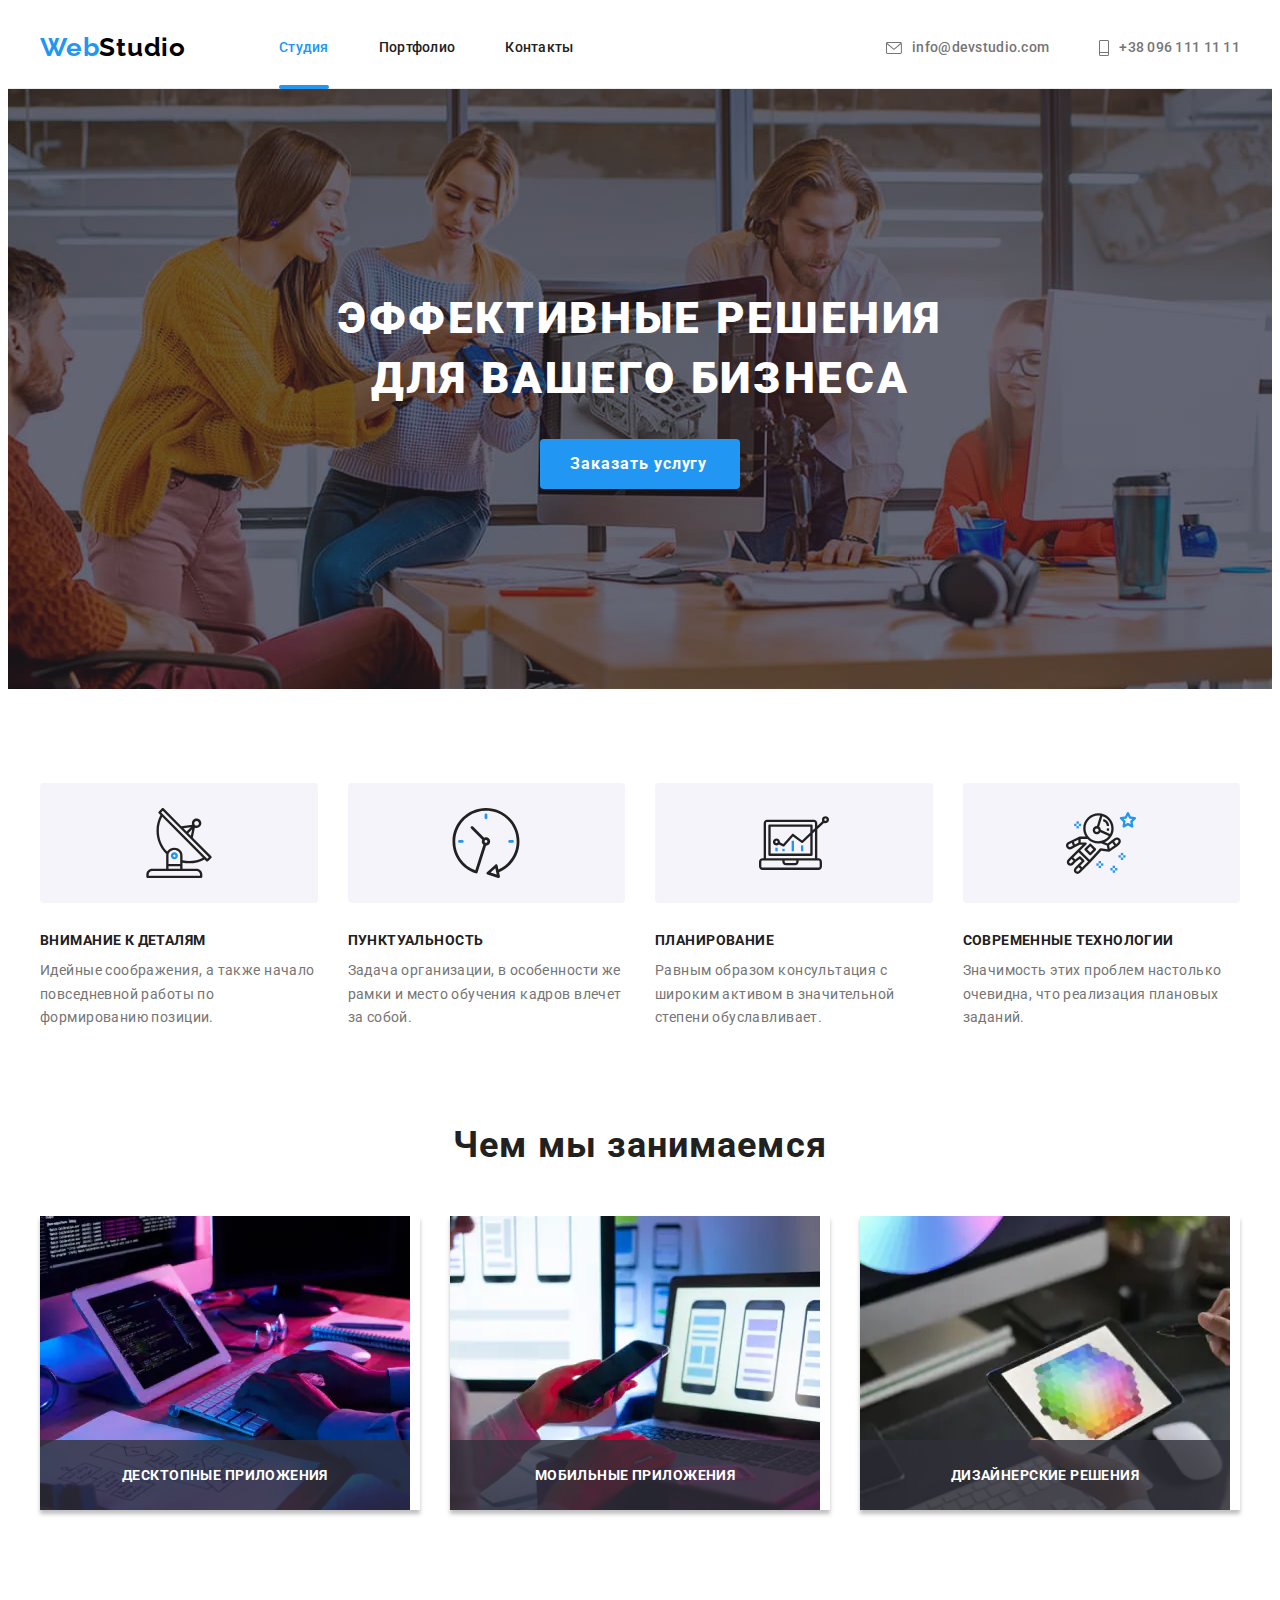
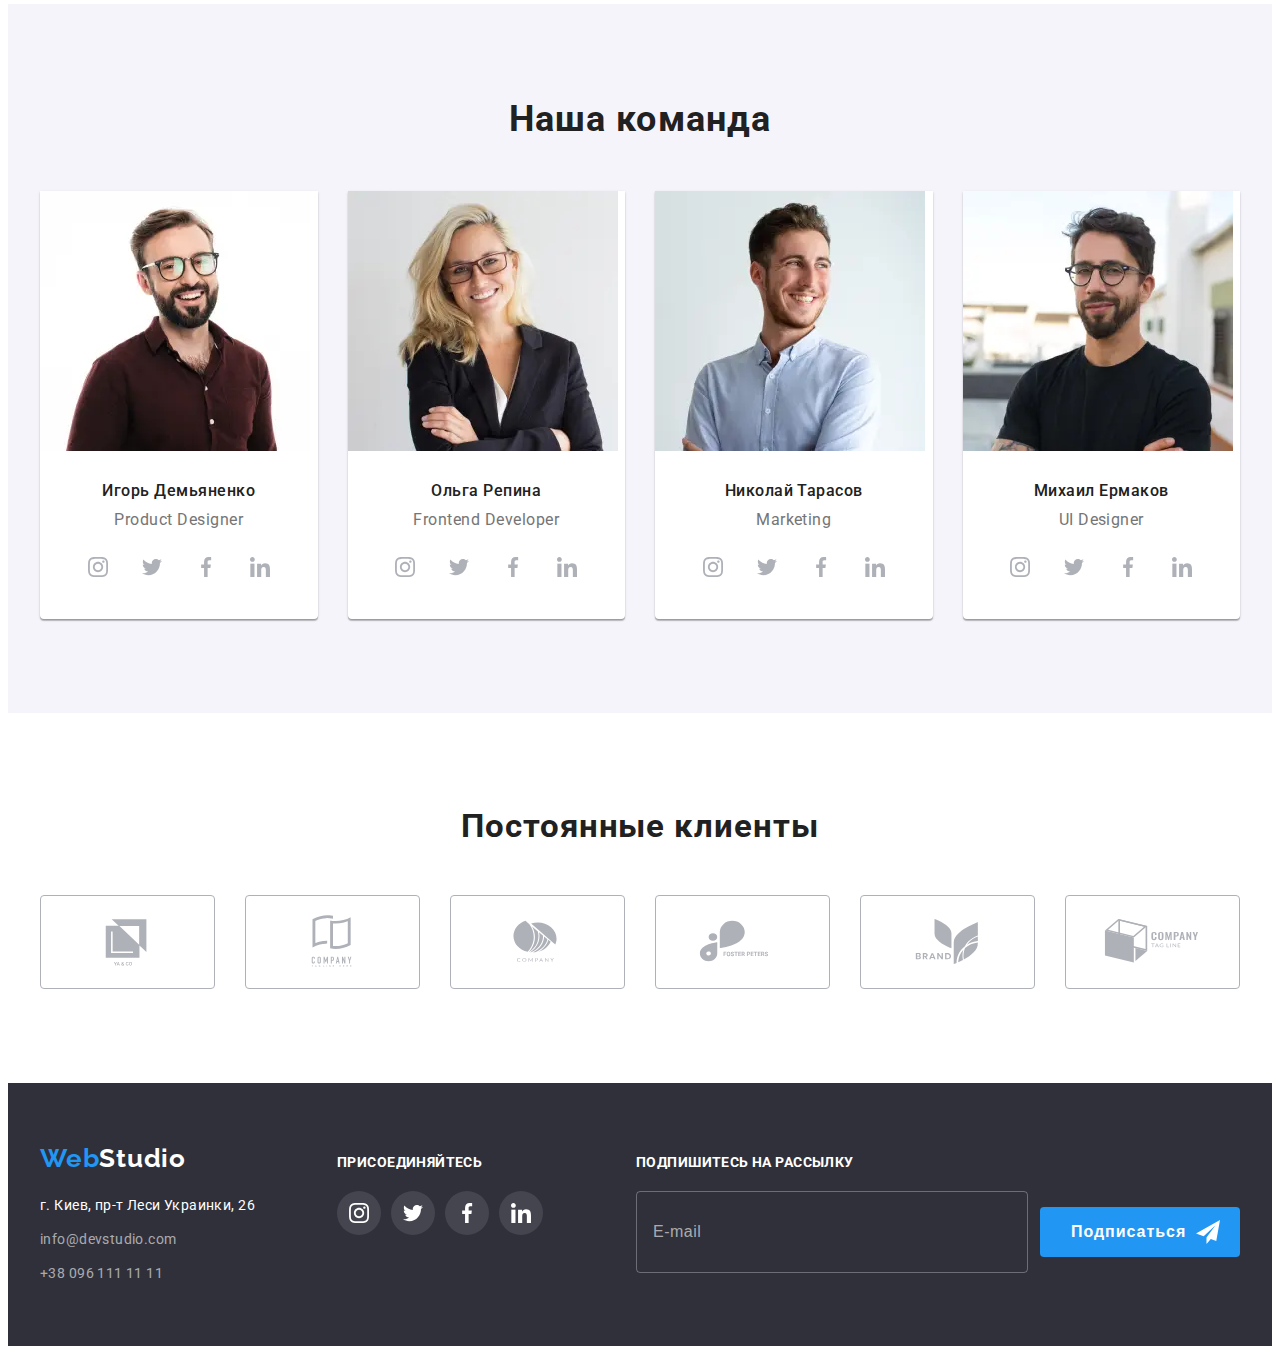
<file: index.html>
<!DOCTYPE html>
<html lang="ru">
<head>
    <meta charset="UTF-8">
    <meta http-equiv="X-UA-Compatible" content="IE=edge">
    <meta name="viewport" content="width=device-width, initial-scale=1.0">
    <title>Студия</title>
    <link rel="preconnect" href="https://fonts.googleapis.com">
    <link rel="preconnect" href="https://fonts.gstatic.com" crossorigin>
    <link href="https://fonts.googleapis.com/css2?family=Raleway:wght@700&family=Roboto:wght@400;500;700;900&display=swap"
        rel="stylesheet">
    <link rel="stylesheet" href="https://cdnjs.cloudflare.com/ajax/libs/modern-normalize/1.1.0/modern-normalize.min.css"
        integrity="sha512-wpPYUAdjBVSE4KJnH1VR1HeZfpl1ub8YT/NKx4PuQ5NmX2tKuGu6U/JRp5y+Y8XG2tV+wKQpNHVUX03MfMFn9Q=="
        crossorigin="anonymous" referrerpolicy="no-referrer" />
    <link rel="stylesheet" href="./css/main.min.css">
</head>

<body>
<!-- HEADER -->
   <header class="header">
       <div class="container header__container">
        <nav class="navigation">
            <a class="link logo logo_them_light" href="./index.html" lang="en"><span class="logo-icon">Web</span>Studio</a>
            <ul class="menu list">
                <li class="menu__item">
                    <a class="menu__link link current" href="./index.html">Студия</a>
                </li>
                <li class="menu__item">
                    <a class="menu__link link" href="./portfolio.html">Портфолио</a>
                </li>
                <li class="menu__item">
                    <a class="menu__link link" href="">Контакты</a>
                </li>
            </ul>
        </nav>
        <button type="button" class="mobile-menu-btm" data-menu-open>
            <svg class="mobile-menu-btm__icon" width="40" height="40">
                <use href="./images/icons.svg#icon-mobile-menu"></use>
            </svg>
        </button>
        <ul class="header-contacts list">
            <li class="list-item">
                <a class="header-mail link contacts-link" href="mailto:info@devstudio.com">
                    <svg class="header-contacts__icon" width="16" height="12">
                        <use href="./images/icons.svg#icon-envelope"></use>
                    </svg>
                info@devstudio.com</a>
            </li>
            <li class="list-item">
                <a class="header-phone link  contacts-link" href="tel:+380961111111">
                    <svg class="header-contacts__icon" width="10" height="16">
                        <use href="./images/icons.svg#icon-phone"></use>
                    </svg>
                    +38 096 111 11 11</a>
            </li>
        </ul>
       </div>
<!-- MOBILE MENU -->
       <div class="mobile-menu" data-menu>
        <div class="container mobile-menu__container">
            <button type="button" class="mobile-menu__close-btn" data-menu-close>
                <svg class="mobile-menu__close-icon" width="40" height="40">
                    <use href="./images/icons.svg#icon-close"></use>
                </svg>
            </button>
            <ul class="mobile-menu__list list">
                <li class="mobile-menu__item">
                    <a class="mobile-menu__link link current" href="./index.html">Студия</a>
                </li>
                <li class="mobile-menu__item">
                    <a class="mobile-menu__link link" href="./portfolio.html">Портфолио</a>
                </li>
                <li class="mobile-menu__item">
                    <a class="mobile-menu__link link" href="">Контакты</a>
                </li>
            </ul>
            <div class="mobile-menu-bottom">
            <ul class="mobile-menu-contacts list">
                <li class="mobile-menu-contacts__list list-item">
                    <a class="mobile-menu-contacts__phone link  contacts-link" href="tel:+380961111111">
                        +38 096 111 11 11</a>
                </li>
                <li class="mobile-menu-contacts__list list-item">
                    <a class="mobile-menu-contacts__mail link contacts-link" href="mailto:info@devstudio.com">
                        info@devstudio.com</a>
                </li>
            </ul>
            <ul class="mobile-menu-social-list list">
                <li class="mobile-menu-social-list__item">
                    <a href="" class="mobile-menu-social-list__link link">
                        Instagram
                    </a>
                </li>
                <li class="mobile-menu-social-list__item">
                    <a href="" class="mobile-menu-social-list__link link">
                        Twitter
                    </a>
                </li>
                <li class="mobile-menu-social-list__item">
                    <a href="" class="mobile-menu-social-list__link link">
                        Facebook
                    </a>
                </li>
                <li class="mobile-menu-social-list__item">
                    <a href="" class="mobile-menu-social-list__link link">
                        Linkedin
                    </a>
                </li>
            </ul>
            </div>
        </div>
       </div>
<!-- /MOBILE MENU -->
    </header>
   <main>
<!-- HERO -->
        <section class="hero">
            <div class="container">
            <h1 class="hero__title">Эффективные решения для вашего бизнеса</h1>
            <button class="modal-btn" type="button" data-modal-open>Заказать услугу</button>
        </div>
        </section>
<!-- OUR ADVANTAGES -->
        <section class="advantages section">
            <div class="container">
            <h2 class="advantages__title title visually-hidden">Наши преимущества</h2>
            <ul class="list advantages-list">
                <li class="advantages-list__item">
                    <div class="advantages-container">
                        <svg class="advantages__icon" width="70" height="70">
                            <use href="./images/icons.svg#icon-antenna"></use>
                        </svg>
                    </div>
                    <h3 class="advantages__title">Внимание к деталям</h3>
                    <p class="advantages__text">Идейные соображения, а также начало повседневной работы по формированию позиции.</p>
                </li>
                <li class="advantages-list__item">
                    <div class="advantages-container">
                        <svg class="advantages__icon" width="70" height="70">
                            <use href="./images/icons.svg#icon-clock"></use>
                        </svg>
                    </div>
                    <h3 class="advantages__title">Пунктуальность</h3>
                    <p class="advantages__text">Задача организации, в особенности же рамки и место обучения кадров влечет за собой.</p>
                </li>
                <li class="advantages-list__item">
                    <div class="advantages-container">
                        <svg class="advantages__icon" width="70" height="70">
                            <use href="./images/icons.svg#icon-diagram"></use>
                        </svg>
                    </div>
                    <h3 class="advantages__title">Планирование</h3>
                    <p class="advantages__text">Равным образом консультация с широким активом в значительной степени обуславливает.</p>
                </li>
                <li class="advantages-list__item">
                    <div class="advantages-container">
                        <svg class="advantages__icon" width="70" height="70">
                            <use href="./images/icons.svg#icon-astronaut"></use>
                        </svg>
                    </div>
                    <h3 class="advantages__title">Современные технологии</h3>
                    <p class="advantages__text">Значимость этих проблем настолько очевидна, что реализация плановых заданий.</p>
                </li>
            </ul>
            </div>
        </section>
<!-- ABOUT US -->
        <section class="section about">
            <div class="container">
                <h2 class="about__title title" >Чем мы занимаемся</h2>
                <ul class="list about__item">
                    <li class="about__cards">
                        <picture>
                            <source srcset="./images/about-section/picture1-desktop.webp 1x, ./images/about-section/picture1-desktop@2x.webp 2x"
                                    media="(min-width: 1200px)"
                                    type="image/webp"
                            >
                            <source srcset="./images/about-section/picture1-desktop.jpg 1x, ./images/about-section/picture1-desktop@2x.jpg 2x"
                                    media="(min-width: 1200px)"
                            >

                            <source srcset="./images/about-section/picture1-desktop.webp 1x, ./images/about-section/picture1-desktop@2x.webp 2x"
                                    media="(min-width: 768px)"
                                    type="image/webp">
                            <source srcset="./images/about-section/picture1-desktop.jpg 1x, ./images/about-section/picture1-desktop@2x.jpg 2x"
                                    media="(min-width: 768px)">

                            <source srcset="./images/about-section/picture1-desktop.webp 1x, ./images/about-section/picture1-desktop@2x.webp 2x"
                                    media="(min-width: 768px)"
                                    type="image/webp">
                            <source srcset="./images/about-section/picture1-desktop.jpg 1x, ./images/about-section/picture1-desktop@2x.jpg 2x"
                                    media="(max-width: 767px)">

                            <img src="./images/about-section/picture1-desktop.jpg"
                                 alt="Работа с кодом" width="370" height="294">
                        </picture>
                        <div class="about-projects">
                            <h3 class="about-projects__title">Десктопные приложения</h3>
                        </div>
                    </li>
                    <li class="about__cards">
                        <picture>
                            <source srcset="./images/about-section/picture2-desktop.webp 1x, ./images/about-section/picture2-desktop@2x.webp 2x"
                                    media="(min-width: 1200px)"
                                    type="image/webp">
                            <source srcset="./images/about-section/picture2-desktop.jpg 1x, ./images/about-section/picture2-desktop@2x.jpg 2x"
                                    media="(min-width: 1200px)">
                        
                            <source srcset="./images/about-section/picture2-desktop.webp 1x, ./images/about-section/picture2-desktop@2x.webp 2x"
                                    media="(min-width: 768px)"
                                    type="image/webp">
                            <source srcset="./images/about-section/picture2-desktop.jpg 1x, ./images/about-section/picture2-desktop@2x.jpg 2x"
                                    media="(min-width: 768px)">
                        
                            <source srcset="./images/about-section/picture2-desktop.webp 1x, ./images/about-section/picture2-desktop@2x.webp 2x"
                                    media="(min-width: 768px)"
                                    type="image/webp">
                            <source srcset="./images/about-section/picture2-desktop.jpg 1x, ./images/about-section/picture2-desktop@2x.jpg 2x"
                                    media="(max-width: 767px)">
                        
                            <img src="./images/about-section/picture2-desktop.jpg" alt="Работа с кодом" width="370" height="294">
                        </picture>
                        <div class="about-projects">
                            <h3 class="about-projects__title">Мобильные приложения</h3>
                        </div>
                    </li>
                    <li class="about__cards">
                        <picture>
                            <source srcset="./images/about-section/picture3-desktop.webp 1x, ./images/about-section/picture3-desktop@2x.webp 2x"
                                    media="(min-width: 1200px)"
                                    type="image/webp">
                            <source srcset="./images/about-section/picture3-desktop.jpg 1x, ./images/about-section/picture3-desktop@2x.jpg 2x"
                                    media="(min-width: 1200px)">
                        
                            <source srcset="./images/about-section/picture3-desktop.webp 1x, ./images/about-section/picture3-desktop@2x.webp 2x"
                                    media="(min-width: 768px)"
                                    type="image/webp">
                            <source srcset="./images/about-section/picture3-desktop.jpg 1x, ./images/about-section/picture3-desktop@2x.jpg 2x"
                                    media="(min-width: 768px)">
                        
                            <source srcset="./images/about-section/picture3-desktop.webp 1x, ./images/about-section/picture3-desktop@2x.webp 2x"
                                    media="(min-width: 768px)"
                                    type="image/webp">
                            <source srcset="./images/about-section/picture3-desktop.jpg 1x, ./images/about-section/picture3-desktop@2x.jpg 2x"
                                    media="(max-width: 767px)">
                        
                            <img src="./images/about-section/picture3-desktop.jpg" alt="Работа с кодом" width="370" height="294">
                        </picture>
                        <div class="about-projects">
                            <h3 class="about-projects__title">Дизайнерские решения</h3>
                        </div>
                    </li>
                </ul>
            </div>
        </section>
<!-- OUR TEAM -->
        <section class="team section">
            <div class="container">
            <h2 class="team-title title" >Наша команда</h2>
            <ul class="list our-team">
                <li class="team-cards">
                    <picture>
                        <source srcset="./images/team-section/person1-desktop.webp 1x, ./images/team-section/person1-desktop@2x.webp 2x"
                                media="(min-width: 1200px)"
                                type="image/webp">
                        <source srcset="./images/team-section/person1-desktop.jpg 1x, ./images/team-section/person1-desktop@2x.jpg 2x"
                                media="(min-width: 1200px)">
                    
                        <source srcset="./images/team-section/person1-tablet.webp 1x, ./images/team-section/person1-tablet@2x.webp 2x"
                                media="(min-width: 768px)"
                                type="image/webp">
                        <source srcset="./images/team-section/person1-tablet.jpg 1x, ./images/team-section/person1-tablet@2x.jpg 2x"
                                media="(min-width: 768px)">
                    
                        <source srcset="./images/team-section/person1-mobile.webp 1x, ./images/team-section/person1-mobile@2x.webp 2x"
                                media="(min-width: 768px)"
                                type="image/webp">
                        <source srcset="./images/team-section/person1-mobile.jpg 1x, ./images/team-section/person1-mobile@2x.jpg 2x"
                                media="(max-width: 767px)">
                    
                        <img src="./images/team-section/person1-mobile.jpg" alt="Игорь Демьяненко">
                    </picture>
                    <div class="team-cards-content">
                        <h3 class="team-title-name">Игорь Демьяненко</h3>
                        <p class="team-position" lang="en">Product Designer</p>
                        <ul class="social-list list">
                            <li class="social-list-item">
                                <a href="" class="social-list-link">
                                    <svg class="social-list-icon" width="20" height="20">
                                        <use href="./images/icons.svg#icon-instagram"></use>
                                    </svg>
                                </a>
                            </li>
                            <li class="social-list-item">
                                <a href="" class="social-list-link">
                                    <svg class="social-list-icon" width="20" height="20">
                                        <use href="./images/icons.svg#icon-twitter"></use>
                                    </svg>
                                </a>
                            </li>
                            <li class="social-list-item">
                                <a href="" class="social-list-link">
                                    <svg class="social-list-icon" width="20" height="20">
                                        <use href="./images/icons.svg#icon-facebook"></use>
                                    </svg>
                                </a>
                            </li>
                            <li class="social-list-item">
                                <a href="" class="social-list-link">
                                    <svg class="social-list-icon" width="20" height="20">
                                        <use href="./images/icons.svg#icon-linkedin"></use>
                                    </svg>
                                </a>
                            </li>
                        </ul>
                    </div>
                </li>
                <li class="team-cards">
                    <picture>
                        <source srcset="./images/team-section/person2-desktop.webp 1x, ./images/team-section/person2-desktop@2x.webp 2x"
                                media="(min-width: 1200px)"
                                type="image/webp">
                        <source srcset="./images/team-section/person2-desktop.jpg 1x, ./images/team-section/person2-desktop@2x.jpg 2x"
                                media="(min-width: 1200px)">
                    
                        <source srcset="./images/team-section/person2-tablet.webp 1x, ./images/team-section/person2-tablet@2x.webp 2x"
                                media="(min-width: 768px)"
                                type="image/webp">
                        <source srcset="./images/team-section/person2-tablet.jpg 1x, ./images/team-section/person2-tablet@2x.jpg 2x"
                                media="(min-width: 768px)">
                    
                        <source srcset="./images/team-section/person2-mobile.webp 1x, ./images/team-section/person2-mobile@2x.webp 2x"
                                media="(min-width: 768px)"
                                type="image/webp">
                        <source srcset="./images/team-section/person2-mobile.jpg 1x, ./images/team-section/person2-mobile@2x.jpg 2x"
                                media="(max-width: 767px)">
                    
                        <img src="./images/team-section/person2-mobile.jpg" alt="Ольга Репина">
                    </picture>
                    <div class="team-cards-content">
                        <h3 class="team-title-name">Ольга Репина</h3>
                        <p class="team-position" lang="en">Frontend Developer</p>
                        <ul class="social-list list">
                            <li class="social-list-item">
                                <a href="" class="social-list-link">
                                    <svg class="social-list-icon" width="20" height="20">
                                        <use href="./images/icons.svg#icon-instagram"></use>
                                    </svg>
                                </a>
                            </li>
                            <li class="social-list-item">
                                <a href="" class="social-list-link">
                                    <svg class="social-list-icon" width="20" height="20">
                                        <use href="./images/icons.svg#icon-twitter"></use>
                                    </svg>
                                </a>
                            </li>
                            <li class="social-list-item">
                                <a href="" class="social-list-link">
                                    <svg class="social-list-icon" width="20" height="20">
                                        <use href="./images/icons.svg#icon-facebook"></use>
                                    </svg>
                                </a>
                            </li>
                            <li class="social-list-item">
                                <a href="" class="social-list-link">
                                    <svg class="social-list-icon" width="20" height="20">
                                        <use href="./images/icons.svg#icon-linkedin"></use>
                                    </svg>
                                </a>
                            </li>
                        </ul>
                    </div>
                </li>
                <li class="team-cards">
                    <picture>
                        <source srcset="./images/team-section/person3-desktop.webp 1x, ./images/team-section/person3-desktop@2x.webp 2x"
                                media="(min-width: 1200px)"
                                type="image/webp">
                        <source srcset="./images/team-section/person3-desktop.jpg 1x, ./images/team-section/person3-desktop@2x.jpg 2x"
                                media="(min-width: 1200px)">
                    
                        <source srcset="./images/team-section/person3-tablet.webp 1x, ./images/team-section/person3-tablet@2x.webp 2x"
                                media="(min-width: 768px)"
                                type="image/webp">
                        <source srcset="./images/team-section/person3-tablet.jpg 1x, ./images/team-section/person3-tablet@2x.jpg 2x"
                                media="(min-width: 768px)">
                    
                        <source srcset="./images/team-section/person3-mobile.webp 1x, ./images/team-section/person3-mobile@2x.webp 2x"
                                media="(min-width: 768px)"
                                type="image/webp">
                        <source srcset="./images/team-section/person3-mobile.jpg 1x, ./images/team-section/person3-mobile@2x.jpg 2x"
                                media="(max-width: 767px)">
                    
                        <img src="./images/team-section/person3-mobile.jpg" alt="Николай Тарасов">
                    </picture>
                    <div class="team-cards-content">
                        <h3 class="team-title-name">Николай Тарасов</h3>
                        <p class="team-position" lang="en">Marketing</p>
                        <ul class="social-list list">
                            <li class="social-list-item">
                                <a href="" class="social-list-link">
                                    <svg class="social-list-icon" width="20" height="20">
                                        <use href="./images/icons.svg#icon-instagram"></use>
                                    </svg>
                                </a>
                            </li>
                            <li class="social-list-item">
                                <a href="" class="social-list-link">
                                    <svg class="social-list-icon" width="20" height="20">
                                        <use href="./images/icons.svg#icon-twitter"></use>
                                    </svg>
                                </a>
                            </li>
                            <li class="social-list-item">
                                <a href="" class="social-list-link">
                                    <svg class="social-list-icon" width="20" height="20">
                                        <use href="./images/icons.svg#icon-facebook"></use>
                                    </svg>
                                </a>
                            </li>
                            <li class="social-list-item">
                                <a href="" class="social-list-link">
                                    <svg class="social-list-icon" width="20" height="20">
                                        <use href="./images/icons.svg#icon-linkedin"></use>
                                    </svg>
                                </a>
                            </li>
                        </ul>
                    </div>
                </li>
                <li class="team-cards">
                    <picture>
                        <source srcset="./images/team-section/person4-desktop.webp 1x, ./images/team-section/person4-desktop@2x.webp 2x"
                                media="(min-width: 1200px)"
                                type="image/webp">
                        <source srcset="./images/team-section/person4-desktop.jpg 1x, ./images/team-section/person4-desktop@2x.jpg 2x"
                                media="(min-width: 1200px)">
                    
                        <source srcset="./images/team-section/person4-tablet.webp 1x, ./images/team-section/person4-tablet@2x.webp 2x"
                                media="(min-width: 768px)"
                                type="image/webp">
                        <source srcset="./images/team-section/person4-tablet.jpg 1x, ./images/team-section/person4-tablet@2x.jpg 2x"
                                media="(min-width: 768px)">
                    
                        <source srcset="./images/team-section/person4-mobile.webp 1x, ./images/team-section/person4-mobile@2x.webp 2x"
                                media="(min-width: 768px)"
                                type="image/webp">
                        <source srcset="./images/team-section/person4-mobile.jpg 1x, ./images/team-section/person4-mobile@2x.jpg 2x"
                                media="(max-width: 767px)">
                    
                        <img src="./images/team-section/person4-mobile.jpg" alt="Михаил Ермаков">
                    </picture>
                    <div class="team-cards-content">
                        <h3 class="team-title-name">Михаил Ермаков</h3>
                        <p class="team-position" lang="en">UI Designer</p>
                        <ul class="social-list list">
                            <li class="social-list-item">
                                <a href="" class="social-list-link">
                                    <svg class="social-list-icon" width="20" height="20">
                                        <use href="./images/icons.svg#icon-instagram"></use>
                                    </svg>
                                </a>
                            </li>
                            <li class="social-list-item">
                                <a href="" class="social-list-link">
                                    <svg class="social-list-icon" width="20" height="20">
                                        <use href="./images/icons.svg#icon-twitter"></use>
                                    </svg>
                                </a>
                            </li>
                            <li class="social-list-item">
                                <a href="" class="social-list-link">
                                    <svg class="social-list-icon" width="20" height="20">
                                        <use href="./images/icons.svg#icon-facebook"></use>
                                    </svg>
                                </a>
                            </li>
                            <li class="social-list-item">
                                <a href="" class="social-list-link">
                                    <svg class="social-list-icon" width="20" height="20">
                                        <use href="./images/icons.svg#icon-linkedin"></use>
                                    </svg>
                                </a>
                            </li>
                        </ul>
                    </div>
                </li>
            </ul>
            </div>
        </section>
 <!-- CLIENTS -->
        <section class="clients section">
            <div class="container">
                <h2 class="clients-title title">Постоянные клиенты</h2>
                <ul class="clients-list list">
                    <li class="clients-list-item">
                        <a href="" class="clients-list-link">
                            <svg class="clients-list-icon" width="106" height="60">
                                <use href="./images/icons.svg#icon-logo-yc"></use>
                            </svg>
                        </a>
                    </li>
                    <li class="clients-list-item">
                        <a href="" class="clients-list-link">
                            <svg class="clients-list-icon" width="106" height="60">
                                <use href="./images/icons.svg#icon-logo-th"></use>
                            </svg>
                        </a>
                    </li>
                    <li class="clients-list-item">
                        <a href="" class="clients-list-link">
                            <svg class="clients-list-icon" width="106" height="60">
                                <use href="./images/icons.svg#icon-logo-com"></use>
                            </svg>
                        </a>
                    </li>
                    <li class="clients-list-item">
                        <a href="" class="clients-list-link">
                            <svg class="clients-list-icon" width="106" height="60">
                                <use href="./images/icons.svg#icon-logo-fp"></use>
                            </svg>
                        </a>
                    </li>
                    <li class="clients-list-item">
                        <a href="" class="clients-list-link">
                            <svg class="clients-list-icon" width="106" height="60">
                                <use href="./images/icons.svg#icon-logo-br"></use>
                            </svg>
                        </a>
                    </li>
                    <li class="clients-list-item">
                        <a href="" class="clients-list-link">
                            <svg class="clients-list-icon" width="106" height="60">
                                <use href="./images/icons.svg#icon-logo-tl"></use>
                            </svg>
                        </a>
                    </li>
                </ul>
            </div>
        </section>
   </main>
<!-- FOOTER -->
   <footer class="footer">
    <div class="container container-footer">
        <div class="footer-left-side">
            <a class="link logo_them_dark" href="./index.html" lang="en"><span class="logo-icon">Web</span>Studio</a>
            <address class="footer-address">
                <ul class="list">
                    <li class="address-item">
                        <a  class="footer-maps link" href="https://goo.gl/maps/1GaXeqjDXTtNViph6" target="_blank" rel="noopener noreferrer">г. Киев, пр-т Леси
                            Украинки, 26</a>
                    </li>
                    <li class="address-item">
                        <a  class="footer-mail link" href="mailto:info@devstudio.com">info@devstudio.com</a>
                    </li>
                    <li class="address-item">
                        <a  class="footer-phone link" href="tel:+380961111111">+38 096 111 11 11</a>
                    </li>
                </ul>
            </address>
        </div>
        <div class="footer-right-side">
            <h2 class="footer-item-title">присоединяйтесь</h2>
            <ul class="social-list list">
                <li class="social-list-item">
                    <a href="" class="social-list-link-dark">
                        <svg class="social-list-icon-dark" width="20" height="20">
                            <use href="./images/icons.svg#icon-instagram"></use>
                        </svg>
                    </a>
                </li>
                <li class="social-list-item">
                    <a href="" class="social-list-link-dark">
                        <svg class="social-list-icon-dark" width="20" height="20">
                            <use href="./images/icons.svg#icon-twitter"></use>
                        </svg>
                    </a>
                </li>
                <li class="social-list-item">
                    <a href="" class="social-list-link-dark">
                        <svg class="social-list-icon-dark" width="20" height="20">
                            <use href="./images/icons.svg#icon-facebook"></use>
                        </svg>
                    </a>
                </li>
                <li class="social-list-item">
                    <a href="" class="social-list-link-dark">
                        <svg class="social-list-icon-dark" width="20" height="20">
                            <use href="./images/icons.svg#icon-linkedin"></use>
                        </svg>
                    </a>
                </li>
            </ul>
        </div>
        <div class="footer-subscribe-side">
            <p class="footer-item-title footer-subscribe-title">Подпишитесь на рассылку</p>
            <form class="footer-subcribe-form">
                <input class="footer-subcribe-input" type="email" name="email-for-subscription" placeholder="E-mail" />
                <button class="footer-subscribe-button" type="submit">
                    Подписаться
                    <svg class="footer-subscribe-button-icon" width="24" height="24">
                        <use href="./images/icons.svg#icon-send-modal"></use>
                    </svg>
                </button>
            </form>
        </div>
    </div>
   </footer>
<!-- MODAL -->
   <div class="backdrop is-hidden" data-modal>
       <div class="modal">
           <button type="button" class="modal-btn-close" data-modal-close>
                <svg class="modal-btn-close-icon" width="18" height="18">
                    <use href="./images/icons.svg#icon-close"></use>
                </svg>
           </button>
           <form class="modal-contacts-form">
            <p class="modal-contacts-form-title">Оставьте свои данные, мы вам перезвоним</p>
            <label class="modal-contacts-form-field">
                <span class="modal-contacts-form-field-key">Имя</span>
                <span class="modal-contacts-form-wrapper">
                    <input class="modal-contacts-form-input" type="text" required name="user-name" pattern="[a-zA-Z]*" title="Ivan">
                    <svg class="modal-contacts-form-icon" width="18" height="18">
                        <use href="./images/icons.svg#icon-person-modal"></use>
                    </svg>
                </span>
            </label>
            <label class="modal-contacts-form-field">
                <span class="modal-contacts-form-field-key">Телефон</span>
                <span class="modal-contacts-form-wrapper">
                    <input class="modal-contacts-form-input" type="tel" required name="user-phone" pattern="[0-9]{3}-[0-9]{3}-[0-9]{2}-[0-9]{2}" title="xxx-xxx-xx-xx">
                    <svg class="modal-contacts-form-icon" width="18" height="18">
                        <use href="./images/icons.svg#icon-phone-modal"></use>
                    </svg>
                </span>
            </label>
            <label class="modal-contacts-form-field">
                <span class="modal-contacts-form-field-key">Почта</span>
                <span class="modal-contacts-form-wrapper">
                    <input class="modal-contacts-form-input" type="email" required name="user-email">
                    <svg class="modal-contacts-form-icon" width="18" height="18">
                        <use href="./images/icons.svg#icon-email-modal"></use>
                    </svg>
                </span>
            </label>
            <label class="modal-contacts-form-field-last">
                <span class="modal-contacts-form-field-key">Комментарий</span>
                <textarea
                class="modal-contacts-form-message"
                placeholder="Введите текст"
                name="user-message"></textarea>
            </label>
            <input type="checkbox" class="modal-contacts-form-checkbox visually-hidden" id="checkbox-policy" required>
            <label for="checkbox-policy" class="modal-contacts-form-checkbox-lable">Соглашаюсь с рассылкой и принимаю&nbsp; <a href="" class="modal-form-rules-link">Условия договора</a></label>
            <button type="submit" class="modal-contacts-form-btm">Отправить</button>
           </form>
       </div>
   </div>

   <script src="./js/menu.js"></script>
   <script src="./js/modal.js"></script>
</body>
</html>
</file>
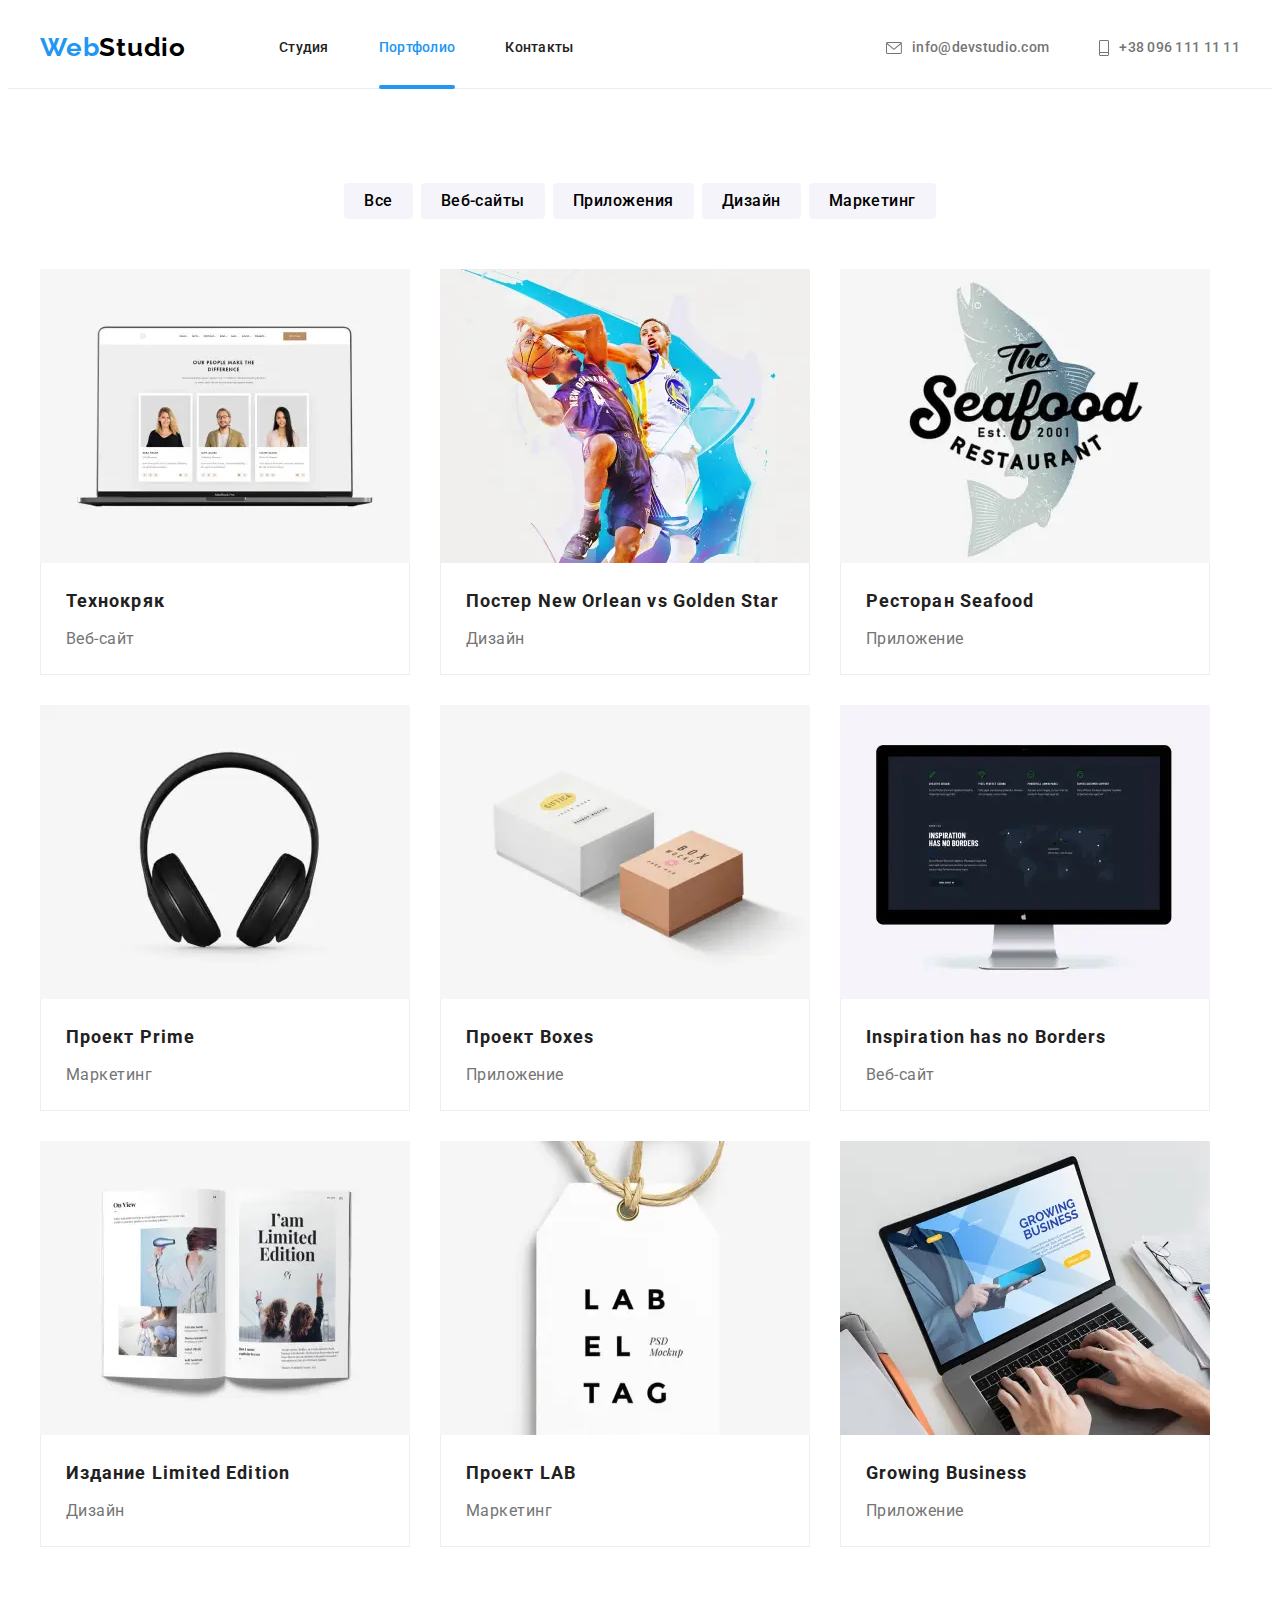
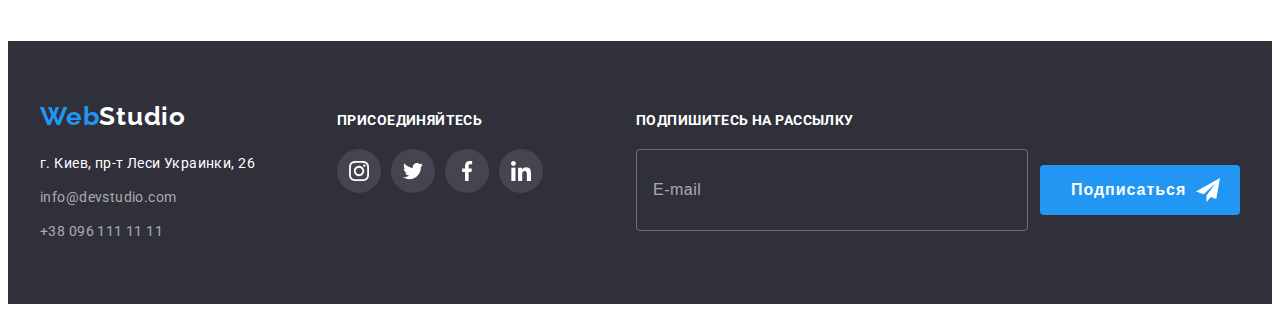
<file: portfolio.html>
<!DOCTYPE html>
<html lang="ru">
<head>
    <meta charset="UTF-8">
    <meta http-equiv="X-UA-Compatible" content="IE=edge">
    <meta name="viewport" content="width=device-width, initial-scale=1.0">
    <title>Портфолио</title>
    <link rel="preconnect" href="https://fonts.googleapis.com">
    <link rel="preconnect" href="https://fonts.gstatic.com" crossorigin>
    <link href="https://fonts.googleapis.com/css2?family=Raleway:wght@700&family=Roboto:wght@400;500;700;900&display=swap"
        rel="stylesheet">
    <link rel="stylesheet" href="https://cdnjs.cloudflare.com/ajax/libs/modern-normalize/1.1.0/modern-normalize.min.css"
        integrity="sha512-wpPYUAdjBVSE4KJnH1VR1HeZfpl1ub8YT/NKx4PuQ5NmX2tKuGu6U/JRp5y+Y8XG2tV+wKQpNHVUX03MfMFn9Q=="
        crossorigin="anonymous" referrerpolicy="no-referrer" />
    <link rel="stylesheet" href="./css/main.min.css">
</head>

<body>
<!-- HEADER -->
<header class="header">
    <div class="container header__container">
        <nav class="navigation">
            <a class="link logo logo_them_light" href="./index.html" lang="en"><span
                    class="logo-icon">Web</span>Studio</a>
            <ul class="menu list">
                <li class="menu__item">
                    <a class="menu__link link" href="./index.html">Студия</a>
                </li>
                <li class="menu__item">
                    <a class="menu__link link current" href="./portfolio.html">Портфолио</a>
                </li>
                <li class="menu__item">
                    <a class="menu__link link" href="">Контакты</a>
                </li>
            </ul>
        </nav>
        <button type="button" class="mobile-menu-btm" data-menu-open>
            <svg class="mobile-menu-btm__icon" width="40" height="40">
                <use href="./images/icons.svg#icon-mobile-menu"></use>
            </svg>
        </button>
        <ul class="header-contacts list">
            <li class="list-item">
                <a class="header-mail link contacts-link" href="mailto:info@devstudio.com">
                    <svg class="header-contacts__icon" width="16" height="12">
                        <use href="./images/icons.svg#icon-envelope"></use>
                    </svg>
                    info@devstudio.com</a>
            </li>
            <li class="list-item">
                <a class="header-phone link  contacts-link" href="tel:+380961111111">
                    <svg class="header-contacts__icon" width="10" height="16">
                        <use href="./images/icons.svg#icon-phone"></use>
                    </svg>
                    +38 096 111 11 11</a>
            </li>
        </ul>
    </div>
<!-- MOBILE MENU -->
    <div class="mobile-menu" data-menu>
        <div class="container mobile-menu__container">
            <button type="button" class="mobile-menu__close-btn" data-menu-close>
                <svg class="mobile-menu__close-icon" width="40" height="40">
                    <use href="./images/icons.svg#icon-close"></use>
                </svg>
            </button>
            <ul class="mobile-menu__list list">
                <li class="mobile-menu__item">
                    <a class="mobile-menu__link link" href="./index.html">Студия</a>
                </li>
                <li class="mobile-menu__item">
                    <a class="mobile-menu__link link current" href="./portfolio.html">Портфолио</a>
                </li>
                <li class="mobile-menu__item">
                    <a class="mobile-menu__link link" href="">Контакты</a>
                </li>
            </ul>
            <div class="mobile-menu-bottom">
                <ul class="mobile-menu-contacts list">
                    <li class="mobile-menu-contacts__list list-item">
                        <a class="mobile-menu-contacts__phone link  contacts-link" href="tel:+380961111111">
                            +38 096 111 11 11</a>
                    </li>
                    <li class="mobile-menu-contacts__list list-item">
                        <a class="mobile-menu-contacts__mail link contacts-link" href="mailto:info@devstudio.com">
                            info@devstudio.com</a>
                    </li>
                </ul>
                <ul class="mobile-menu-social-list list">
                    <li class="mobile-menu-social-list__item">
                        <a href="" class="mobile-menu-social-list__link link">
                            Instagram
                        </a>
                    </li>
                    <li class="mobile-menu-social-list__item">
                        <a href="" class="mobile-menu-social-list__link link">
                            Twitter
                        </a>
                    </li>
                    <li class="mobile-menu-social-list__item">
                        <a href="" class="mobile-menu-social-list__link link">
                            Facebook
                        </a>
                    </li>
                    <li class="mobile-menu-social-list__item">
                        <a href="" class="mobile-menu-social-list__link link">
                            Linkedin
                        </a>
                    </li>
                </ul>
            </div>
        </div>
    </div>
<!-- /MOBILE MENU -->
</header>
<!-- PORTFOLIO -->
    <main>
        <section class="portfolio section">
            <div class="container">
                    <h1 class="portfolio-title visually-hidden">Портфолио</h1>
                    <ul class="list container-btm">
                        <li class="container-menu-btm">
                            <button class="portfolio-menu-btn" type="button">Все</button>
                        </li>
                        <li class="container-menu-btm">
                            <button class="portfolio-menu-btn" type="button">Веб-сайты</button>
                        </li>
                        <li class="container-menu-btm">
                            <button class="portfolio-menu-btn" type="button">Приложения</button>
                        </li>
                        <li class="container-menu-btm">
                            <button class="portfolio-menu-btn" type="button">Дизайн</button>
                        </li>
                        <li class="container-menu-btm">
                            <button class="portfolio-menu-btn" type="button">Маркетинг</button>
                        </li>
                    </ul>
                    <ul class="list portfolio-item">
                        <li class="portfolio-cards" >
                            <a class="portfolio-list-link" href="">
                                <div class="portfolio-project-wrapper">
                                    <picture>
                                        <source srcset="./images/portfolio/project1-desktop.webp 1x, ./images/portfolio/project1-desktop@2x.webp 2x"
                                                media="(min-width: 1200px)"
                                                type="image/webp">
                                        <source srcset="./images/portfolio/project1-desktop.jpg 1x, ./images/portfolio/project1-desktop@2x.jpg 2x"
                                                media="(min-width: 1200px)">
                                    
                                        <source srcset="./images/portfolio/project1-tablet.webp 1x, ./images/portfolio/project1-tablet@2x.webp 2x"
                                                media="(min-width: 768px)"
                                                type="image/webp">
                                        <source srcset="./images/portfolio/project1-tablet.jpg 1x, ./images/portfolio/project1-tablet@2x.jpg 2x"
                                                media="(min-width: 768px)">
                                    
                                        <source srcset="./images/portfolio/project1-mobile.webp 1x, ./images/portfolio/project1-mobile@2x.webp 2x"
                                                media="(min-width: 768px)"
                                                type="image/webp">
                                        <source srcset="./images/portfolio/project1-mobile.jpg 1x, ./images/portfolio/project1-mobile@2x.jpg 2x"
                                                media="(max-width: 767px)">
                                    
                                        <img src="./images/portfolio/project1-mobile.jpg" alt="Изображение проекта на ноутбуке">
                                    </picture>
                                    <p class="portfolio-project-overlay">Ресурс предлагает комплексные предложения с разным уровнем функционала и
                                        сервисов. Все это позволит посетителю получить
                                        исчерпывающие сведения о компании или частном лице.</p>
                                </div>
                                <div class="portfolio-cards-content">
                                    <h2 class="portfolio-project-name">Технокряк</h2>
                                    <p class="portfolio-project-description">Веб-сайт</p>
                                </div>
                            </a>
                        </li>
                        <li class="portfolio-cards" >
                            <a class="portfolio-list-link" href="">
                                <div class="portfolio-project-wrapper">
                                    <picture>
                                        <source srcset="./images/portfolio/project2-desktop.webp 1x, ./images/portfolio/project2-desktop@2x.webp 2x"
                                                media="(min-width: 1200px)"
                                                type="image/webp">
                                        <source srcset="./images/portfolio/project2-desktop.jpg 1x, ./images/portfolio/project2-desktop@2x.jpg 2x"
                                                media="(min-width: 1200px)">
                                    
                                        <source srcset="./images/portfolio/project2-tablet.webp 1x, ./images/portfolio/project2-tablet@2x.webp 2x"
                                                media="(min-width: 768px)"
                                                type="image/webp">
                                        <source srcset="./images/portfolio/project2-tablet.jpg 1x, ./images/portfolio/project2-tablet@2x.jpg 2x"
                                                media="(min-width: 768px)">
                                    
                                        <source srcset="./images/portfolio/project2-mobile.webp 1x, ./images/portfolio/project2-mobile@2x.webp 2x"
                                                media="(min-width: 768px)"
                                                type="image/webp">
                                        <source srcset="./images/portfolio/project2-mobile.jpg 1x, ./images/portfolio/project2-mobile@2x.jpg 2x"
                                                media="(max-width: 767px)">
                                    
                                        <img src="./images/portfolio/project2-mobile.jpg" alt="Баскетболисты">
                                    </picture>
                                    <p class="portfolio-project-overlay">Ресурс предлагает комплексные предложения с разным уровнем функционала и
                                    сервисов. Все это позволит посетителю получить
                                    исчерпывающие сведения о компании или частном лице.</p>
                                </div>
                                <div class="portfolio-cards-content">
                                    <h2 class="portfolio-project-name">Постер New Orlean vs Golden Star</h2>
                                    <p class="portfolio-project-description">Дизайн</p>
                                </div>
                            </a>
                        </li>
                        <li class="portfolio-cards" >
                            <a class="portfolio-list-link" href="">
                                <div class="portfolio-project-wrapper">
                                    <picture>
                                        <source srcset="./images/portfolio/project3-desktop.webp 1x, ./images/portfolio/project3-desktop@2x.webp 2x"
                                                media="(min-width: 1200px)"
                                                type="image/webp">
                                        <source srcset="./images/portfolio/project3-desktop.jpg 1x, ./images/portfolio/project3-desktop@2x.jpg 2x"
                                                media="(min-width: 1200px)">
                                    
                                        <source srcset="./images/portfolio/project3-tablet.webp 1x, ./images/portfolio/project3-tablet@2x.webp 2x"
                                                media="(min-width: 768px)"
                                                type="image/webp">
                                        <source srcset="./images/portfolio/project3-tablet.jpg 1x, ./images/portfolio/project3-tablet@2x.jpg 2x"
                                                media="(min-width: 768px)">
                                    
                                        <source srcset="./images/portfolio/project3-mobile.webp 1x, ./images/portfolio/project3-mobile@2x.webp 2x"
                                                media="(min-width: 768px)"
                                                type="image/webp">
                                        <source srcset="./images/portfolio/project3-mobile.jpg 1x, ./images/portfolio/project3-mobile@2x.jpg 2x"
                                                media="(max-width: 767px)">
                                    
                                        <img src="./images/portfolio/project3-mobile.jpg" alt="Логотип ресторана (Рыба)">
                                    </picture>
                                    <p class="portfolio-project-overlay">Ресурс предлагает комплексные предложения с разным уровнем функционала и
                                    сервисов. Все это позволит посетителю получить
                                    исчерпывающие сведения о компании или частном лице.</p>
                                </div>
                                <div class="portfolio-cards-content">
                                    <h2 class="portfolio-project-name">Ресторан Seafood</h2>
                                    <p class="portfolio-project-description">Приложение</p>
                                </div>
                            </a>
                        </li>
                        <li class="portfolio-cards" >
                            <a class="portfolio-list-link" href="">
                                <div class="portfolio-project-wrapper">
                                    <picture>
                                        <source srcset="./images/portfolio/project4-desktop.webp 1x, ./images/portfolio/project4-desktop@2x.webp 2x"
                                                media="(min-width: 1200px)"
                                                type="image/webp">
                                        <source srcset="./images/portfolio/project4-desktop.jpg 1x, ./images/portfolio/project4-desktop@2x.jpg 2x"
                                                media="(min-width: 1200px)">
                                    
                                        <source srcset="./images/portfolio/project4-tablet.webp 1x, ./images/portfolio/project4-tablet@2x.webp 2x"
                                                media="(min-width: 768px)"
                                                type="image/webp">
                                        <source srcset="./images/portfolio/project4-tablet.jpg 1x, ./images/portfolio/project4-tablet@2x.jpg 2x"
                                                media="(min-width: 768px)">
                                    
                                        <source srcset="./images/portfolio/project4-mobile.webp 1x, ./images/portfolio/project4-mobile@2x.webp 2x"
                                                media="(min-width: 768px)"
                                                type="image/webp">
                                        <source srcset="./images/portfolio/project4-mobile.jpg 1x, ./images/portfolio/project4-mobile@2x.jpg 2x"
                                                media="(max-width: 767px)">
                                    
                                        <img src="./images/portfolio/project4-mobile.jpg" alt="Наушники">
                                    </picture>
                                    <p class="portfolio-project-overlay">Ресурс предлагает комплексные предложения с разным уровнем функционала и
                                    сервисов. Все это позволит посетителю получить
                                    исчерпывающие сведения о компании или частном лице.</p>
                                </div>
                                <div class="portfolio-cards-content">
                                    <h2 class="portfolio-project-name">Проект Prime</h2>
                                    <p class="portfolio-project-description">Маркетинг</p>
                                </div>
                            </a>
                        </li>
                        <li class="portfolio-cards" >
                            <a class="portfolio-list-link" href="">
                                <div class="portfolio-project-wrapper">
                                    <picture>
                                        <source srcset="./images/portfolio/project5-desktop.webp 1x, ./images/portfolio/project5-desktop@2x.webp 2x"
                                                media="(min-width: 1200px)"
                                                type="image/webp">
                                        <source srcset="./images/portfolio/project5-desktop.jpg 1x, ./images/portfolio/project5-desktop@2x.jpg 2x"
                                                media="(min-width: 1200px)">
                                    
                                        <source srcset="./images/portfolio/project5-tablet.webp 1x, ./images/portfolio/project5-tablet@2x.webp 2x"
                                                media="(min-width: 768px)"
                                                type="image/webp">
                                        <source srcset="./images/portfolio/project5-tablet.jpg 1x, ./images/portfolio/project5-tablet@2x.jpg 2x"
                                                media="(min-width: 768px)">
                                    
                                        <source srcset="./images/portfolio/project5-mobile.webp 1x, ./images/portfolio/project5-mobile@2x.webp 2x"
                                                media="(min-width: 768px)"
                                                type="image/webp">
                                        <source srcset="./images/portfolio/project5-mobile.jpg 1x, ./images/portfolio/project5-mobile@2x.jpg 2x"
                                                media="(max-width: 767px)">
                                    
                                        <img src="./images/portfolio/project5-mobile.jpg" alt="Две коробки">
                                    </picture>
                                    <p class="portfolio-project-overlay">Ресурс предлагает комплексные предложения с разным уровнем функционала и
                                    сервисов. Все это позволит посетителю получить
                                    исчерпывающие сведения о компании или частном лице.</p>
                                </div>
                                <div class="portfolio-cards-content">
                                    <h2 class="portfolio-project-name">Проект Boxes</h2>
                                    <p class="portfolio-project-description">Приложение</p>
                                </div>
                            </a>
                        </li>
                        <li class="portfolio-cards" >
                            <a class="portfolio-list-link" href="">
                                <div class="portfolio-project-wrapper">
                                    <picture>
                                        <source srcset="./images/portfolio/project6-desktop.webp 1x, ./images/portfolio/project6-desktop@2x.webp 2x"
                                                media="(min-width: 1200px)"
                                                type="image/webp">
                                        <source srcset="./images/portfolio/project6-desktop.jpg 1x, ./images/portfolio/project6-desktop@2x.jpg 2x"
                                                media="(min-width: 1200px)">
                                    
                                        <source srcset="./images/portfolio/project6-tablet.webp 1x, ./images/portfolio/project6-tablet@2x.webp 2x"
                                                media="(min-width: 768px)"
                                                type="image/webp">
                                        <source srcset="./images/portfolio/project6-tablet.jpg 1x, ./images/portfolio/project6-tablet@2x.jpg 2x"
                                                media="(min-width: 768px)">
                                    
                                        <source srcset="./images/portfolio/project6-mobile.webp 1x, ./images/portfolio/project6-mobile@2x.webp 2x"
                                                media="(min-width: 768px)"
                                                type="image/webp">
                                        <source srcset="./images/portfolio/project6-mobile.jpg 1x, ./images/portfolio/project6-mobile@2x.jpg 2x"
                                                media="(max-width: 767px)">
                                    
                                        <img src="./images/portfolio/project6-mobile.jpg" alt="Монитор с главной страницей сайта">
                                    </picture>
                                    <p class="portfolio-project-overlay">Ресурс предлагает комплексные предложения с разным уровнем функционала и
                                    сервисов. Все это позволит посетителю получить
                                    исчерпывающие сведения о компании или частном лице.</p>
                                </div>
                                <div class="portfolio-cards-content">
                                    <h2 class="portfolio-project-name">Inspiration has no Borders</h2>
                                    <p class="portfolio-project-description">Веб-сайт</p>
                                </div>
                            </a>
                        </li>
                        <li class="portfolio-cards" >
                            <a class="portfolio-list-link" href="">
                                <div class="portfolio-project-wrapper">
                                    <picture>
                                        <source srcset="./images/portfolio/project7-desktop.webp 1x, ./images/portfolio/project7-desktop@2x.webp 2x"
                                                media="(min-width: 1200px)"
                                                type="image/webp">
                                        <source srcset="./images/portfolio/project7-desktop.jpg 1x, ./images/portfolio/project7-desktop@2x.jpg 2x"
                                                media="(min-width: 1200px)">
                                    
                                        <source srcset="./images/portfolio/project7-tablet.webp 1x, ./images/portfolio/project7-tablet@2x.webp 2x"
                                                media="(min-width: 768px)"
                                                type="image/webp">
                                        <source srcset="./images/portfolio/project7-tablet.jpg 1x, ./images/portfolio/project7-tablet@2x.jpg 2x"
                                                media="(min-width: 768px)">
                                    
                                        <source srcset="./images/portfolio/project7-mobile.webp 1x, ./images/portfolio/project7-mobile@2x.webp 2x"
                                                media="(min-width: 768px)"
                                                type="image/webp">
                                        <source srcset="./images/portfolio/project7-mobile.jpg 1x, ./images/portfolio/project7-mobile@2x.jpg 2x"
                                                media="(max-width: 767px)">
                                    
                                        <img src="./images/portfolio/project7-mobile.jpg" alt="Развернутая книга">
                                    </picture>
                                    <p class="portfolio-project-overlay">Ресурс предлагает комплексные предложения с разным уровнем функционала и
                                        сервисов. Все это позволит посетителю получить
                                        исчерпывающие сведения о компании или частном лице.</p>
                                </div>
                                <div class="portfolio-cards-content">
                                    <h2 class="portfolio-project-name">Издание Limited Edition</h2>
                                    <p class="portfolio-project-description">Дизайн</p>
                                </div>
                            </a>
                        </li>
                        <li class="portfolio-cards" >
                            <a class="portfolio-list-link" href="">
                                <div class="portfolio-project-wrapper">
                                    <picture>
                                        <source srcset="./images/portfolio/project8-desktop.webp 1x, ./images/portfolio/project8-desktop@2x.webp 2x"
                                                media="(min-width: 1200px)"
                                                type="image/webp">
                                        <source srcset="./images/portfolio/project8-desktop.jpg 1x, ./images/portfolio/project8-desktop@2x.jpg 2x"
                                                media="(min-width: 1200px)">
                                    
                                        <source srcset="./images/portfolio/project8-tablet.webp 1x, ./images/portfolio/project8-tablet@2x.webp 2x"
                                                media="(min-width: 768px)"
                                                type="image/webp">
                                        <source srcset="./images/portfolio/project8-tablet.jpg 1x, ./images/portfolio/project8-tablet@2x.jpg 2x"
                                                media="(min-width: 768px)">
                                    
                                        <source srcset="./images/portfolio/project8-mobile.webp 1x, ./images/portfolio/project8-mobile@2x.webp 2x"
                                                media="(min-width: 768px)"
                                                type="image/webp">
                                        <source srcset="./images/portfolio/project8-mobile.jpg 1x, ./images/portfolio/project8-mobile@2x.jpg 2x"
                                                media="(max-width: 767px)">
                                    
                                        <img src="./images/portfolio/project8-mobile.jpg" alt="Логотип с названием проекта">
                                    </picture>
                                    <p class="portfolio-project-overlay">Ресурс предлагает комплексные предложения с разным уровнем функционала и
                                        сервисов. Все это позволит посетителю получить
                                        исчерпывающие сведения о компании или частном лице.</p>
                                </div>
                                <div class="portfolio-cards-content">
                                    <h2 class="portfolio-project-name">Проект LAB</h2>
                                    <p class="portfolio-project-description">Маркетинг</p>
                                </div>
                            </a>
                        </li>
                        <li class="portfolio-cards" >
                            <a class="portfolio-list-link" href="">
                                <div class="portfolio-project-wrapper">
                                    <picture>
                                        <source srcset="./images/portfolio/project9-desktop.webp 1x, ./images/portfolio/project9-desktop@2x.webp 2x"
                                                media="(min-width: 1200px)"
                                                type="image/webp">
                                        <source srcset="./images/portfolio/project9-desktop.jpg 1x, ./images/portfolio/project9-desktop@2x.jpg 2x"
                                                media="(min-width: 1200px)">
                                    
                                        <source srcset="./images/portfolio/project9-tablet.webp 1x, ./images/portfolio/project9-tablet@2x.webp 2x"
                                                media="(min-width: 768px)"
                                                type="image/webp">
                                        <source srcset="./images/portfolio/project9-tablet.jpg 1x, ./images/portfolio/project9-tablet@2x.jpg 2x"
                                                media="(min-width: 768px)">
                                    
                                        <source srcset="./images/portfolio/project9-mobile.webp 1x, ./images/portfolio/project9-mobile@2x.webp 2x"
                                                media="(min-width: 768px)"
                                                type="image/webp">
                                        <source srcset="./images/portfolio/project9-mobile.jpg 1x, ./images/portfolio/project9-mobile@2x.jpg 2x"
                                                media="(max-width: 767px)">
                                    
                                        <img src="./images/portfolio/project9-mobile.jpg" alt="Ноутбук с приложением">
                                    </picture>
                                    <p class="portfolio-project-overlay">Ресурс предлагает комплексные предложения с разным уровнем функционала и
                                    сервисов. Все это позволит посетителю получить
                                    исчерпывающие сведения о компании или частном лице.</p>
                                </div>
                                <div class="portfolio-cards-content">
                                    <h2 class="portfolio-project-name">Growing Business</h2>
                                    <p class="portfolio-project-description">Приложение</p>
                                </div>
                            </a>
                        </li>
                    </ul>
            </div>           
        </section>
    </main>
<!-- FOOTER -->
<footer class="footer">
    <div class="container container-footer">
        <div class="footer-left-side">
            <a class="link logo_them_dark" href="./index.html" lang="en"><span class="logo-icon">Web</span>Studio</a>
            <address class="footer-address">
                <ul class="list">
                    <li class="address-item">
                        <a class="footer-maps link" href="https://goo.gl/maps/1GaXeqjDXTtNViph6" target="_blank"
                            rel="noopener noreferrer">г. Киев, пр-т Леси
                            Украинки, 26</a>
                    </li>
                    <li class="address-item">
                        <a class="footer-mail link" href="mailto:info@devstudio.com">info@devstudio.com</a>
                    </li>
                    <li class="address-item">
                        <a class="footer-phone link" href="tel:+380961111111">+38 096 111 11 11</a>
                    </li>
                </ul>
            </address>
        </div>
        <div class="footer-right-side">
            <h2 class="footer-item-title">присоединяйтесь</h2>
            <ul class="social-list list">
                <li class="social-list-item">
                    <a href="" class="social-list-link-dark">
                        <svg class="social-list-icon-dark" width="20" height="20">
                            <use href="./images/icons.svg#icon-instagram"></use>
                        </svg>
                    </a>
                </li>
                <li class="social-list-item">
                    <a href="" class="social-list-link-dark">
                        <svg class="social-list-icon-dark" width="20" height="20">
                            <use href="./images/icons.svg#icon-twitter"></use>
                        </svg>
                    </a>
                </li>
                <li class="social-list-item">
                    <a href="" class="social-list-link-dark">
                        <svg class="social-list-icon-dark" width="20" height="20">
                            <use href="./images/icons.svg#icon-facebook"></use>
                        </svg>
                    </a>
                </li>
                <li class="social-list-item">
                    <a href="" class="social-list-link-dark">
                        <svg class="social-list-icon-dark" width="20" height="20">
                            <use href="./images/icons.svg#icon-linkedin"></use>
                        </svg>
                    </a>
                </li>
            </ul>
        </div>
        <div class="footer-subscribe-side">
            <p class="footer-item-title footer-subscribe-title">Подпишитесь на рассылку</p>
            <form class="footer-subcribe-form">
                <input class="footer-subcribe-input" type="email" name="email-for-subscription" placeholder="E-mail" />
                <button class="footer-subscribe-button" type="submit">
                    Подписаться
                    <svg class="footer-subscribe-button-icon" width="24" height="24">
                        <use href="./images/icons.svg#icon-send-modal"></use>
                    </svg>
                </button>
            </form>
        </div>
    </div>
</footer>

<script src="./js/menu.js"></script>
</body>
</html>
</file>
<file: css/main.min.css>
:root{--primary-font: "Roboto", sans-serif;--secondary-font: "Raleway", sans-serif;--accent-color: #2196F3;--logo-light-them-color: #000000;--logo-dark-them-color: #FFFFFF;--header-background-color: #FFFFFF;--hero-background-color: #C4C4C4;--our-advantages-background-color: #FFFFFF;--about-us-background-color: #FFFFFF;--our-team-background-color: #F5F4FA;--footer-background-color: #2F303A;--our-team-cards-background-color: #FFFFFF;--header-border-color: #ECECEC;--header-menu-link-color: #212121;--header-contacts-color: #757575;--hero-title-color: #FFFFFF;--sections-titles-color: #212121;--sections-text-color: #757575;--footer-text-adress-color: #FFFFFF;--footer-text-contacts-color: rgba(255, 255, 255, 0.6);--modal-btn-text-color: #FFFFFF;--modal-btn-background-hover-color: #188CE8;--portfolio-background-btn-color: #F5F4FA;--portfolio-background-hover-btn-color: #2196F3;--portfolio-cards-background-color: #FFFFFF;--portfolio-cards-border-color: #EEEEEE;--portfolio-text-btn-color: #212121;--portfolio-text-hover-btn-color: #FFFFFF;--icon-hover-fill: #FFFFFF;--icon-fill: #AFB1B8;--icon-fill-second: #000000}.visually-hidden{position:absolute;width:1px;height:1px;margin:-1px;border:0;padding:0;white-space:nowrap;clip-path:inset(100%);clip:rect(0 0 0 0);overflow:hidden}.advantages-container,.modal-contacts-form-checkbox-lable,.modal-btn-close,.social-list-link-dark,.social-list-link{display:flex;justify-content:center;align-items:center}body{font-family:"Roboto",sans-serif}.list{list-style:none}.link{text-decoration:none}h1,h2,h3,p{margin-top:0;margin-bottom:0}img{display:block;max-width:100%;height:auto}ul,ol{margin-top:0;margin-bottom:0;padding-left:0}.container{width:100%;padding-left:15px;padding-right:15px}@media screen and (min-width: 480px){.container{width:480px;margin:0 auto}}@media screen and (min-width: 768px){.container{width:768px}}@media screen and (min-width: 1200px){.container{width:1200px}}@media screen and (max-width: 1199px){.section{padding-top:60px;padding-bottom:60px}}@media screen and (min-width: 1200px){.section{padding-top:94px;padding-bottom:94px}}@media screen and (max-width: 767px){.mobile-menu{position:fixed;top:0;left:0;width:100%;height:100%;z-index:999;background-color:#fff;opacity:0;visibility:hidden;pointer-events:none;transition:opacity 250ms cubic-bezier(0.4, 0, 0.2, 1),visibility 250ms cubic-bezier(0.4, 0, 0.2, 1)}.mobile-menu.is-open{opacity:1;visibility:visible;pointer-events:auto}.mobile-menu__container{position:relative;padding-top:48px;padding-bottom:48px;display:flex;flex-direction:column;justify-content:space-between;height:100%}.mobile-menu__close-btn{position:absolute;top:10px;right:15px;border:none;background-color:rgba(0,0,0,0);padding:0;line-height:0;fill:#212121}.mobile-menu__close-btn:hover,.mobile-menu__close-btn:focus{fill:var(--accent-color)}.mobile-menu__link.current{color:var(--accent-color)}.mobile-menu__link{font-family:var(---primary-font);font-weight:500;font-size:40px;line-height:1.18;letter-spacing:.02em;color:#212121}.mobile-menu__item:not(:last-child){margin-bottom:32px}.mobile-menu-contacts{margin-bottom:64px}.mobile-menu-contacts__list:not(:last-child){margin-bottom:32px}.mobile-menu-contacts__phone{font-family:var(---primary-font);font-weight:500;font-size:34px;line-height:1.18;letter-spacing:.02em;color:var(--accent-color)}.mobile-menu-contacts__mail{font-family:var(---primary-font);font-weight:500;font-size:24px;line-height:1.17;letter-spacing:.02em;color:#757575}.mobile-menu-social-list{display:flex;justify-content:left;flex-wrap:wrap}.mobile-menu-social-list__item:not(:last-child){margin-right:20px}.mobile-menu-social-list__item{position:relative}.mobile-menu-social-list__item:not(:last-child)::after{position:absolute;display:block;right:-10px;top:0;content:"";width:1px;height:100%;background-color:rgba(33,33,33,.2)}.mobile-menu-social-list__link{font-family:var(---primary-font);font-weight:500;font-size:18px;line-height:1.22;letter-spacing:.02em;color:var(--accent-color)}}@media screen and (min-width: 768px){.mobile-menu{display:none}}.modal-btn{font-family:var(--primary-font);font-size:16px;font-weight:700;line-height:1.875;display:flex;align-items:center;text-align:center;letter-spacing:.06em;cursor:pointer;min-width:200px;padding:10px 30px;border:none;border-radius:4px;margin:0 auto;color:var(--modal-btn-text-color);background-color:var(--accent-color);box-shadow:0px 4px 4px rgba(0,0,0,.15);transition:background-color 250ms cubic-bezier(0.4, 0, 0.2, 1)}.modal-btn:hover,.modal-btn:focus{background-color:var(--modal-btn-background-hover-color)}.title{margin-bottom:30px}@media screen and (min-width: 1200px){.title{margin-bottom:50px}}.logo_them_light{font-family:var(--secondary-font);font-size:26px;font-weight:700;line-height:1.1923076923;letter-spacing:.03em;color:var(--logo-light-them-color)}.logo_them_dark{font-family:var(--secondary-font);font-size:26px;font-weight:700;line-height:1.1923076923;letter-spacing:.03em;color:var(--logo-dark-them-color)}.logo-icon{color:var(--accent-color)}@media screen and (min-width: 768px){.logo_them_light{margin-right:88px}}@media screen and (min-width: 1200px){.logo_them_light{margin-right:93px}}.social-list{display:flex;justify-content:center}.social-list-link{width:44px;height:44px;border-radius:50%;background-color:var(--our-team-cards-background-color);transition:background-color 250ms cubic-bezier(0.4, 0, 0.2, 1)}.social-list-link:hover,.social-list-link:focus{background-color:var(--accent-color)}.social-list-item:not(:last-child){margin-right:10px}.social-list-icon{fill:var(--icon-fill);transition:fill 250ms cubic-bezier(0.4, 0, 0.2, 1)}.social-list-link:hover .social-list-icon,.social-list-link:focus .social-list-icon{fill:var(--icon-hover-fill)}.social-list-icon-dark{fill:#fff}.social-list-link-dark{width:44px;height:44px;border-radius:50%;background-color:rgba(255,255,255,.1);transition:background-color 250ms cubic-bezier(0.4, 0, 0.2, 1)}.social-list-link-dark:hover,.social-list-link-dark:focus{background-color:var(--accent-color)}.backdrop{position:fixed;top:0;left:0;width:100%;height:100%;background-color:rgba(0,0,0,.2);transition:opacity 250ms cubic-bezier(0.4, 0, 0.2, 1),visibility 250ms cubic-bezier(0.4, 0, 0.2, 1)}.backdrop.is-hidden{opacity:0;visibility:hidden;pointer-events:none}.modal{position:absolute;top:50%;left:50%;transform:translate(-50%, -50%);padding:40px;background-color:#fff;width:100%}.modal-btn-close{position:absolute;top:8px;right:8px;width:30px;height:30px;padding:0;border:1px solid rgba(0,0,0,.1);border-radius:50%;background-color:rgba(0,0,0,0);cursor:pointer}.modal-btn-close-icon{fill:#000}.modal-btn-close:hover .modal-btn-close-icon,.modal-btn-close:focus .modal-btn-close-icon{fill:var(--accent-color)}@media screen and (max-width: 1199px){.modal{max-width:450px;height:609px}}@media screen and (min-width: 1200px){.modal{max-width:528px;height:581px}}.modal-contacts-form{display:flex;flex-direction:column;width:100%}.modal-contacts-form-title{margin-bottom:12px;font-family:var(--primary-font);font-weight:700;font-size:20px;line-height:1.5;text-align:center;letter-spacing:.03em;color:#212121}.modal-contacts-form-field{margin-bottom:10px}.modal-contacts-form-field-last{margin-bottom:20px}.modal-contacts-form-input{width:100%;height:40px;padding-left:42px;border:1px solid rgba(33,33,33,.2);border-radius:4px;transition:border-color 250ms cubic-bezier(0.4, 0, 0.2, 1)}.modal-contacts-form-input:focus{outline:none;border-color:var(--accent-color)}.modal-contacts-form-field-key{display:block;margin-bottom:4px;font-family:var(--primary-font);font-size:12px;line-height:1.17;letter-spacing:.01em;color:var(--sections-text-color)}.modal-contacts-form-wrapper{position:relative;display:block}.modal-contacts-form-icon{position:absolute;left:12px;top:50%;transform:translateY(-50%);fill:#212121;transition:fill 250ms cubic-bezier(0.4, 0, 0.2, 1)}.modal-contacts-form-input:focus+.modal-contacts-form-icon{fill:var(--accent-color)}.modal-contacts-form-message{display:block;width:100%;height:120px;border:1px solid rgba(33,33,33,.2);border-radius:4px;resize:none;padding:12px 16px;transition:border-color 250ms cubic-bezier(0.4, 0, 0.2, 1)}.modal-contacts-form-message:focus{outline:none;border-color:var(--accent-color)}.modal-contacts-form-message::placeholder{font-family:var(--primary-font);font-size:12px;line-height:1.17;letter-spacing:.01em;color:rgba(117,117,117,.5)}.modal-contacts-form-checkbox-lable{flex-wrap:wrap;font-family:var(--primary-font);letter-spacing:.03em;color:#757575;margin-bottom:30px}.modal-contacts-form-checkbox-lable::before{content:"";display:block;width:16px;height:15px;border:2px solid #212121;border-radius:2px;margin-right:7px;cursor:pointer}.modal-contacts-form-checkbox:checked+.modal-contacts-form-checkbox-lable::before{background-color:var(--accent-color);border:none;background-image:url(../images/modal/vector.svg);background-repeat:no-repeat;background-size:auto auto;background-position:50% 50%}.modal-contacts-form-checkbox:focus+.modal-contacts-form-checkbox-lable::before{border-color:var(--accent-color)}.modal-contacts-form-checkbox-icon{fill:rgba(0,0,0,0);border:2px solid #212121;border-radius:4px;cursor:pointer;margin-right:7px;transition:border 250ms cubic-bezier(0.4, 0, 0.2, 1),fill 250ms cubic-bezier(0.4, 0, 0.2, 1)}.modal-contacts-form-btm{min-width:200px;align-self:center;padding:10px 56px;font-weight:700;font-size:16px;line-height:1.88;letter-spacing:.06em;color:var(--modal-btn-text-color);background-color:var(--accent-color);cursor:pointer;border-color:rgba(0,0,0,0);border-radius:4px;transition:background-color var(--transition-data);box-shadow:0px 4px 4px rgba(0,0,0,.15)}.modal-contacts-form-btm:hover,.modal-contacts-form-btm:focus{background-color:var(--modal-btn-background-hover-color)}.modal-form-rules-link{color:var(--accent-color)}@media screen and (max-width: 1199px){.modal-contacts-form-checkbox-lable{font-size:12px;line-height:1.17}}@media screen and (min-width: 1200px){.modal-contacts-form-checkbox-lable{font-size:14px;line-height:1.71}}.header{background-color:var(--header-background-color);border-bottom:1px solid var(--header-border-color)}.header__container{display:flex;align-items:center;justify-content:space-between}@media screen and (max-width: 767px){.header{padding-top:10px;padding-bottom:10px}.menu{display:none}.header-contacts{display:none}.mobile-menu-btm{border:none;background:rgba(0,0,0,0);padding:0;line-height:0;fill:#212121;cursor:pointer}.mobile-menu-btm:hover,.mobile-menu-btm:focus{fill:var(--accent-color)}}@media screen and (min-width: 768px){.mobile-menu-btm{display:none}.menu{display:block}.navigation{display:flex;align-items:center}.menu{display:flex;align-items:center}.menu .menu__link.current{color:var(--accent-color)}.menu__item:not(:last-child){margin-right:50px}.current{position:relative}.current::after{position:absolute;display:block;left:0;bottom:-1px;content:"";width:100%;height:4px;border-radius:2px;background-color:var(--accent-color)}.menu__link{display:block;padding:32px 0;font-weight:500;font-size:14px;line-height:1.14;letter-spacing:.02em;color:var(--header-menu-link-color);transition:color 250ms cubic-bezier(0.4, 0, 0.2, 1)}.menu__link:hover,.menu__link:focus{color:var(--accent-color)}.header-mail:hover,.header-mail:focus,.header-phone:hover,.header-phone:focus{color:var(--accent-color)}.header-mail,.header-phone{font-weight:500;font-size:12px;line-height:1.17;letter-spacing:.02em;color:var(--header-contacts-color);transition:color 250ms cubic-bezier(0.4, 0, 0.2, 1)}.contacts-link{display:flex;align-items:center}.header-contacts__icon{margin-right:10px;fill:currentColor}.contacts-link:hover .header-contacts__icon,.contacts-link:focus .header-contacts__icon{fill:currentColor}}@media screen and (min-width: 768px)and (max-width: 1199px){.list-item:not(:last-child){margin-bottom:10px}}@media screen and (min-width: 1200px){.header-contacts{display:flex;align-items:center}.list-item:not(:last-child){margin-bottom:0px;margin-right:50px}.header-mail,.header-phone{font-size:14px;line-height:1.14}}.hero{background-color:var(--hero-background-color);padding-top:118px;padding-bottom:118px;margin:0 auto;text-align:center;background-image:linear-gradient(rgba(47, 48, 58, 0.4), rgba(47, 48, 58, 0.4)),url(../images/hero-section/hero-bg-mobile.jpg);background-repeat:no-repeat;background-size:cover;background-position:50% 50%}@media(min-device-pixel-ratio: 2),(min-resolution: 192dpi),(min-resolution: 2dppx){.hero{background-image:linear-gradient(rgba(47, 48, 58, 0.4), rgba(47, 48, 58, 0.4)),url(../images/hero-section/hero-bg-mobile@2x.jpg)}}.hero__title{font-family:var(--primary-font);font-weight:900;font-size:26px;line-height:1.62;text-align:center;letter-spacing:.06em;text-transform:uppercase;color:var(--hero-title-color);margin:0 auto 30px auto;width:100%}@media screen and (min-width: 768px){.hero{background-image:linear-gradient(rgba(47, 48, 58, 0.4), rgba(47, 48, 58, 0.4)),url(../images/hero-section/hero-bg-tablet.jpg)}}@media screen and (min-width: 768px)and (min-device-pixel-ratio: 2),screen and (min-width: 768px)and (min-resolution: 192dpi),screen and (min-width: 768px)and (min-resolution: 2dppx){.hero{background-image:linear-gradient(rgba(47, 48, 58, 0.4), rgba(47, 48, 58, 0.4)),url(../images/hero-section/hero-bg-tablet@2x.jpg)}}@media screen and (min-width: 1200px){.hero{padding-top:200px;padding-bottom:200px;background-image:linear-gradient(rgba(47, 48, 58, 0.4), rgba(47, 48, 58, 0.4)),url(../images/hero-section/hero-bg-desktop.jpg);max-width:1600px}}@media screen and (min-width: 1200px)and (min-device-pixel-ratio: 2),screen and (min-width: 1200px)and (min-resolution: 192dpi),screen and (min-width: 1200px)and (min-resolution: 2dppx){.hero{background-image:linear-gradient(rgba(47, 48, 58, 0.4), rgba(47, 48, 58, 0.4)),url(../images/hero-section/hero-bg-desktop@2x.jpg)}}@media screen and (min-width: 1200px){.hero__title{font-size:44px;line-height:1.36;width:700px}}.advantages{background-color:var(--our-advantages-background-color)}.advantages-list__item{width:100%}.advantages__title{font-family:var(--primary-font);text-align:center;font-weight:700;font-size:14px;line-height:1.14;letter-spacing:.03em;text-transform:uppercase;color:var(--sections-titles-color);margin-bottom:10px}.advantages__text{font-family:var(--primary-font);font-size:14px;line-height:1.71;letter-spacing:.03em;color:var(--sections-text-color)}.advantages-container{background-color:#f5f4fa;width:100%;height:120px;margin-bottom:30px;border-radius:4px}@media screen and (max-width: 767px){.advantages-list__item:not(:last-child){margin-bottom:30px}}@media screen and (min-width: 768px){.advantages-list{display:flex;flex-wrap:wrap}}@media screen and (min-width: 768px)and (max-width: 1199px){.advantages-list__item{width:calc((100% - 30px)/2)}.advantages-list__item:not(:nth-child(2n)){margin-right:30px}.advantages-list__item:not(:nth-last-child(-n+2)){margin-bottom:30px}}@media screen and (min-width: 768px){.advantages__title{text-align:left}}@media screen and (min-width: 1200px){.advantages-list__item{width:calc((100% - 90px)/4)}.advantages-list__item:not(:last-child){margin-right:30px}}@media screen and (max-width: 1199px){.about{display:none}}@media screen and (min-width: 1200px){.about__item{display:flex;flex-wrap:wrap}.about__cards{position:relative;flex-basis:calc((100% - 60px)/3);box-shadow:0px 4px 4px rgba(0,0,0,.25)}.about__cards:not(:nth-child(3n)){margin-right:30px}.about__cards:not(:nth-last-child(-n+3)){margin-bottom:30px}.about{background-color:var(--about-us-background-color);padding-top:0}.about__title{font-family:var(--primary-font);font-weight:700;font-size:36px;line-height:1.17;text-align:center;letter-spacing:.03em;color:var(--sections-titles-color)}.about-projects{position:absolute;bottom:0;left:0;display:flex;justify-content:center;align-items:center;width:370px;height:70px;background-color:rgba(47,48,58,.8)}.about-projects__title{font-family:var(--primary-font);font-weight:700;font-size:14px;line-height:1.14;letter-spacing:.03em;text-transform:uppercase;color:#fff}}.our-team{display:flex;flex-wrap:wrap;justify-content:center}.team{background-color:var(--our-team-background-color)}.team-cards{background-color:var(--our-team-cards-background-color);border-radius:0 0 4px 4px;box-shadow:0px 1px 3px rgba(0,0,0,.12),0px 1px 1px rgba(0,0,0,.14),0px 2px 1px rgba(0,0,0,.2)}.team-cards-content{padding-top:30px;padding-bottom:24px}.team-title{font-family:var(--primary-font);font-weight:700;font-size:28px;line-height:1.18;text-align:center;letter-spacing:.03em;color:var(--sections-titles-color)}.team-title-name{font-family:var(--primary-font);font-weight:500;font-size:16px;line-height:1.19;text-align:center;letter-spacing:.03em;color:var(--sections-titles-color);margin-bottom:10px}.team-position{font-family:var(--primary-font);font-size:16px;line-height:1.19;text-align:center;letter-spacing:.03em;color:var(--sections-text-color);margin-bottom:16px}@media screen and (max-width: 767px){.team-cards:not(:last-child){margin-bottom:30px}}@media screen and (min-width: 768px)and (max-width: 1199px){.team-cards{flex-basis:calc((100% - 30px)/2)}.team-cards:not(:nth-child(2n)){margin-right:30px}.team-cards:not(:nth-last-child(-n+2)){margin-bottom:30px}}@media screen and (min-width: 1200px){.team-cards{flex-basis:calc((100% - 90px)/4)}.team-cards:not(:nth-child(4n)){margin-right:30px}.team-cards:not(:nth-last-child(-n+4)){margin-bottom:30px}.team-title{font-size:36px;line-height:1.17}.team-cards-content{padding-bottom:30px}}.clients-title{font-family:var(--primary-font);font-weight:700;font-size:28px;line-height:1.18;text-align:center;letter-spacing:.03em;color:var(--sections-titles-color)}.clients-list{display:flex;flex-wrap:wrap}.clients-list-link{display:flex;justify-content:center;align-items:center;height:92px;border:solid 1px #afb1b8;border-radius:4px;background-color:var(--our-team-cards-background-color);color:#afb1b8;transition:color 250ms cubic-bezier(0.4, 0, 0.2, 1),border 250ms cubic-bezier(0.4, 0, 0.2, 1)}.clients-list-link:hover,.clients-list-link:focus{border:solid 1px var(--accent-color);color:var(--accent-color)}.clients-list-icon{fill:currentColor}.clients-list-link:hover .clients-list-icon,.clients-list-link:focus .clients-list-icon{fill:currentColor}@media screen and (max-width: 767px){.clients-list-link{width:100%}.clients-list-item{width:100%;flex-basis:calc((100% - 30px)/2)}.clients-list-item:not(:nth-child(2n)){margin-right:30px}.clients-list-item:not(:nth-last-child(-n+2)){margin-bottom:30px}}@media screen and (min-width: 768px)and (max-width: 1199px){.clients-list-item{flex-basis:calc((100% - 60px)/3)}.clients-list-item:not(:nth-child(3n)){margin-right:30px}.clients-list-item:not(:nth-last-child(-n+3)){margin-bottom:30px}}@media screen and (min-width: 1200px){.clients-title{font-size:33px;line-height:1.17}.clients-list-item{flex-basis:calc((100% - 150px)/6)}.clients-list-item:not(:nth-child(6n)){margin-right:30px}.clients-list-item:not(:nth-last-child(-n+6)){margin-bottom:30px}}.footer{background-color:var(--footer-background-color);padding-top:60px;padding-bottom:60px}.footer-address{margin-top:20px;font-style:normal}.address-item:not(:last-child){margin-bottom:10px}.footer-maps{font-family:var(--primary-font);font-size:14px;line-height:1.71;letter-spacing:.03em;color:var(--footer-text-adress-color);transition:color 250ms cubic-bezier(0.4, 0, 0.2, 1)}.footer-maps:hover,.footer-maps:focus{color:var(--accent-color)}.footer-mail,.footer-phone{font-family:var(--primary-font);font-size:14px;line-height:1.71;letter-spacing:.03em;color:var(--footer-text-contacts-color);transition:color 250ms cubic-bezier(0.4, 0, 0.2, 1)}.footer-mail:hover,.footer-mail:focus,.footer-phone:hover,.footer-phone:focus{color:var(--accent-color)}.footer-item-title{font-family:var(--primary-font);font-weight:700;font-size:14px;line-height:1.14;letter-spacing:.03em;text-transform:uppercase;color:#fff;margin-bottom:20px;margin-top:0}.footer-subcribe-input{height:50px;padding:15px 16px;color:#fff;background-color:rgba(0,0,0,0);border:1px solid rgba(255,255,255,.3);border-radius:4px}.footer-subcribe-input::placeholder{font-size:16px;line-height:1.25;letter-spacing:.03em;color:rgba(255,255,255,.6)}.footer-subscribe-button{min-width:200px;height:50px;display:flex;align-items:center;margin:0 auto;padding-left:29px;font-weight:700;font-size:16px;line-height:1.88;letter-spacing:.06em;color:#fff;background-color:var(--accent-color);cursor:pointer;border-color:rgba(0,0,0,0);border-radius:4px;transition:background-color 250ms cubic-bezier(0.4, 0, 0.2, 1)}.footer-subscribe-button:hover,.footer-subscribe-button:focus{background-color:#188ce8}.footer-subscribe-button-icon{margin-left:10px;fill:#fff}@media screen and (max-width: 767px){.container-footer{text-align:center}.footer-left-side{margin-bottom:60px}.footer-right-side{margin-bottom:60px}.footer-subcribe-input{width:100%;margin-bottom:20px}}@media screen and (min-width: 768px){.container-footer{display:flex;align-items:baseline;justify-content:space-around;text-align:center;flex-wrap:wrap}.footer-subscribe-side{margin-top:60px}.footer-subcribe-input{width:450px;margin-bottom:20px}}@media screen and (min-width: 1200px){.container-footer{text-align:start;flex-wrap:nowrap}.footer-left-side{flex-grow:1;margin-right:70px}.footer-right-side{margin-right:93px}.footer-subscribe-side{margin-top:0}.footer-subscribe-title{margin-top:0}.footer-subcribe-form{display:flex;align-items:center}.footer-subcribe-input{width:358px;margin-right:12px;margin-bottom:0}.footer-subscribe-button{align-items:center}}.portfolio-menu-btn{font-family:var(--primary-font);font-weight:500;font-size:16px;line-height:1.63;text-align:center;letter-spacing:.03em;color:var --portfolio-text-btn-color;background-color:var(--portfolio-background-btn-color);cursor:pointer;padding:5px 20px;border:none;border-radius:4px;transition:color 250ms cubic-bezier(0.4, 0, 0.2, 1),background-color 250ms cubic-bezier(0.4, 0, 0.2, 1),box-shadow 250ms cubic-bezier(0.4, 0, 0.2, 1)}.portfolio-menu-btn:hover,.portfolio-menu-btn:focus{color:var(--portfolio-text-hover-btn-color);background-color:var(--portfolio-background-hover-btn-color);box-shadow:0px 4px 4px rgba(0,0,0,.25)}.container-btm{display:flex;flex-wrap:wrap}.portfolio-item{display:flex;flex-wrap:wrap}.portfolio-cards{background-color:var(--portfolio-cards-background-color)}.portfolio-cards-content{padding-top:20px;padding-bottom:20px;padding-left:25px;padding-right:25px;border:1px solid var(--portfolio-cards-border-color);border-top:none;flex-grow:1}.portfolio-project-name{font-family:var(--primary-font);font-weight:700;font-size:18px;line-height:2;letter-spacing:.06em;color:var(--sections-titles-color);margin-bottom:5px}.portfolio-list-link{display:flex;flex-direction:column;height:100%;text-decoration:none;transition:box-shadow 250ms cubic-bezier(0.4, 0, 0.2, 1)}.portfolio-list-link:hover,.portfolio-list-link:focus{box-shadow:0px 1px 1px rgba(0,0,0,.12),0px 4px 4px rgba(0,0,0,.06),1px 4px 6px rgba(0,0,0,.16)}.portfolio-project-description{font-family:var(--primary-font);font-size:16px;line-height:1.88;letter-spacing:.03em;color:var(--sections-text-color)}.portfolio-project-wrapper{position:relative;overflow:hidden}.portfolio-project-overlay{position:absolute;top:0;left:0;width:100%;height:100%;font-family:var(--primary-font);font-size:18px;line-height:1.56;letter-spacing:.03em;padding:63px 24px;overflow:auto;color:#fff;background-color:rgba(33,150,243,.9);transform:translateY(101%);transition:transform 250ms cubic-bezier(0.4, 0, 0.2, 1)}.portfolio-list-link:hover .portfolio-project-overlay,.portfolio-list-link:focus .portfolio-project-overlay{transform:translateY(0%)}@media screen and (max-width: 767px){.container-btm{justify-content:flex-start;margin-bottom:40px}.container-menu-btm:not(:last-child){margin-right:8px}.container-menu-btm:not(:nth-last-child(-n+2)){margin-bottom:15px}.portfolio-cards{width:100%}.portfolio-cards:not(:last-child){margin-bottom:30px}}@media screen and (min-width: 768px)and (max-width: 1199px){.container-btm{justify-content:center;margin-bottom:30px}.container-menu-btm:not(:last-child){margin-right:8px}.portfolio-item{display:flex;flex-wrap:wrap}.portfolio-cards{display:flex;max-width:354px;flex-basis:calc((100% - 30px)/2)}.portfolio-cards:not(:nth-child(2n)){margin-right:30px}.portfolio-cards:not(:nth-last-child(-n+1)){margin-bottom:30px}}@media screen and (min-width: 1200px){.container-btm{justify-content:center;margin-bottom:50px}.container-menu-btm:not(:last-child){margin-right:8px}.portfolio-item{display:flex;flex-wrap:wrap}.portfolio-cards{max-width:370px;background-color:var(--portfolio-cards-background-color);flex-basis:calc((100% - 60px)/3)}.portfolio-cards:not(:nth-child(3n)){margin-right:30px}.portfolio-cards:not(:nth-last-child(-n+3)){margin-bottom:30px}}/*# sourceMappingURL=main.min.css.map */
</file>
